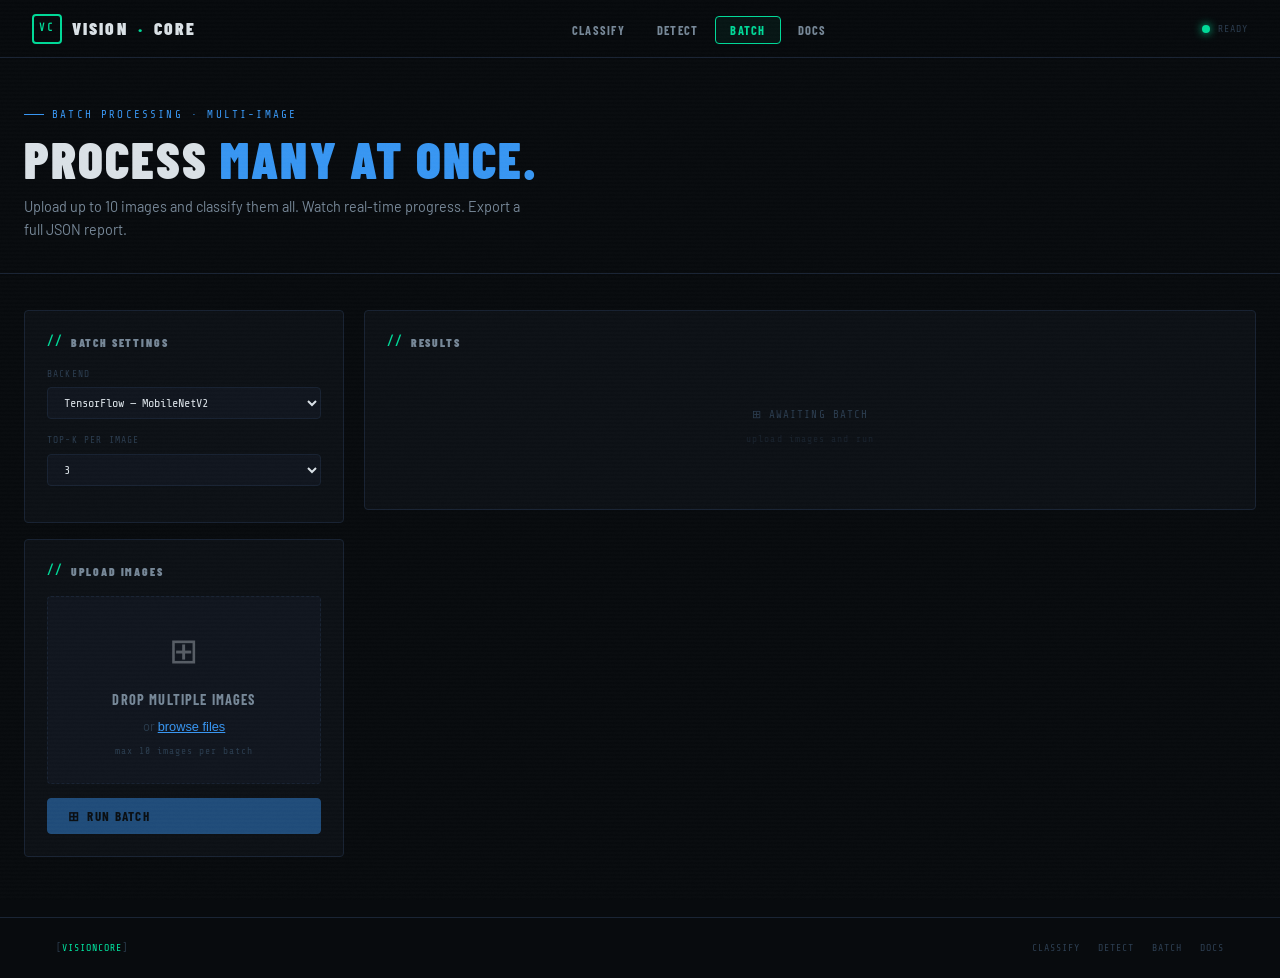
<file: frontend/batch.html>
<!DOCTYPE html>
<html lang="en">
<head>
  <meta charset="UTF-8"/><meta name="viewport" content="width=device-width,initial-scale=1.0"/>
  <title>VisionCore — Batch Processing</title>
  <link rel="stylesheet" href="css/style.css"/>
</head>
<body>
<canvas id="grain" style="position:fixed;inset:0;pointer-events:none;z-index:9989;"></canvas>
<nav class="navbar">
  <div class="navbar-brand"><div class="navbar-logo">VC</div>VISION<span class="dot">·</span>CORE</div>
  <ul class="navbar-nav">
    <li><a href="index.html">Classify</a></li>
    <li><a href="detect.html">Detect</a></li>
    <li><a href="batch.html" class="active">Batch</a></li>
    <li><a href="docs.html">Docs</a></li>
  </ul>
  <div style="display:flex;align-items:center;gap:8px;">
    <span class="status-dot status-dot--ready" id="sDot"></span>
    <span id="sLabel" style="font-family:var(--mono);font-size:.62rem;color:var(--text-lo);letter-spacing:.1em;">READY</span>
  </div>
</nav>
<div style="padding:48px 0 32px;border-bottom:1px solid var(--border);margin-bottom:36px;">
  <div class="container">
    <p style="font-family:var(--mono);font-size:.68rem;color:var(--accent3);letter-spacing:.2em;text-transform:uppercase;margin-bottom:10px;display:flex;align-items:center;gap:8px;"><span style="width:20px;height:1px;background:var(--accent3);display:inline-block;"></span>batch processing · multi-image</p>
    <h1 style="font-size:clamp(2rem,4vw,3.2rem);text-transform:uppercase;line-height:1;margin-bottom:10px;">Process <span style="color:var(--accent3);">many at once.</span></h1>
    <p style="color:var(--text-mid);font-size:.9rem;max-width:500px;">Upload up to 10 images and classify them all. Watch real-time progress. Export a full JSON report.</p>
  </div>
</div>
<main>
  <div class="container" style="padding-bottom:60px;">
    <div style="display:grid;grid-template-columns:320px 1fr;gap:20px;align-items:start;">
      <div>
        <div class="panel">
          <div class="panel-title">Batch Settings</div>
          <div class="ctrl-group">
            <label class="ctrl-label" for="bBackend">Backend</label>
            <select id="bBackend" class="ctrl-select">
              <option value="tensorflow">TensorFlow — MobileNetV2</option>
              <option value="torch">PyTorch — ResNet-50</option>
              <option value="opencv">OpenCV DNN — GoogLeNet</option>
            </select>
          </div>
          <div class="ctrl-group">
            <label class="ctrl-label" for="bTopK">Top-K per image</label>
            <select id="bTopK" class="ctrl-select">
              <option value="3" selected>3</option>
              <option value="5">5</option>
            </select>
          </div>
        </div>
        <div class="panel">
          <div class="panel-title">Upload Images</div>
          <div class="drop-zone" id="bDrop" style="min-height:130px;">
            <input type="file" id="bFileInput" accept="image/*" multiple hidden/>
            <div class="drop-inner">
              <div class="drop-icon">⊞</div>
              <p class="drop-label">DROP MULTIPLE IMAGES</p>
              <p class="drop-sub">or <button class="link-btn" id="bBrowseBtn" style="color:var(--accent3);">browse files</button></p>
              <p class="drop-formats">max 10 images per batch</p>
            </div>
          </div>
          <div id="fileQueue" class="hidden" style="margin-top:14px;">
            <div style="display:flex;justify-content:space-between;align-items:center;margin-bottom:8px;font-family:var(--mono);font-size:.62rem;color:var(--text-lo);text-transform:uppercase;letter-spacing:.1em;">
              <span id="qCount">0 files</span>
              <button id="clearQ" style="background:none;border:none;color:var(--danger);cursor:pointer;font-family:var(--mono);font-size:.62rem;letter-spacing:.08em;">CLEAR ALL</button>
            </div>
            <div id="fileList"></div>
          </div>
          <div id="bProgressWrap" class="hidden" style="margin:14px 0;">
            <div class="progress-track" style="margin-bottom:6px;"><div class="progress-fill" id="bFill"></div></div>
            <div style="display:flex;justify-content:space-between;font-family:var(--mono);font-size:.62rem;color:var(--text-lo);">
              <span id="bProgressText">Initialising…</span>
              <span id="bProgressPct">0%</span>
            </div>
          </div>
          <div style="margin-top:14px;display:flex;gap:10px;">
            <button class="btn" id="runBatch" disabled style="background:var(--accent3);border-color:var(--accent3);color:var(--bg);font-family:var(--cond);font-weight:700;font-size:.82rem;letter-spacing:.1em;padding:9px 20px;cursor:pointer;border-radius:var(--radius);flex:1;"><span>⊞</span> RUN BATCH</button>
            <button class="btn btn-outline btn-sm" id="exportBatch" style="display:none;">EXPORT JSON</button>
          </div>
        </div>
      </div>
      <div>
        <div class="panel">
          <div class="panel-title">Results <span id="rCount" style="margin-left:auto;font-family:var(--mono);font-size:.62rem;color:var(--text-lo);font-weight:400;"></span></div>
          <div id="bEmpty" class="result-empty">⊞ AWAITING BATCH<br/><span style="font-size:.6rem;opacity:.4;">upload images and run</span></div>
          <div class="results-grid hidden" id="rGrid"></div>
        </div>
      </div>
    </div>
  </div>
</main>
<footer class="footer">
  <div class="container" style="display:flex;justify-content:space-between;align-items:center;width:100%;">
    <div class="footer-left">[<span>VISIONCORE</span>]</div>
    <div class="footer-links"><a href="index.html">Classify</a><a href="detect.html">Detect</a><a href="batch.html">Batch</a><a href="docs.html">Docs</a></div>
  </div>
</footer>
<script src="js/app.js"></script>
<script>
'use strict';
const bDrop=document.getElementById('bDrop'),bFileInput=document.getElementById('bFileInput'),
  bBrowseBtn=document.getElementById('bBrowseBtn'),fileQueue=document.getElementById('fileQueue'),
  fileList=document.getElementById('fileList'),qCount=document.getElementById('qCount'),
  clearQ=document.getElementById('clearQ'),runBatch=document.getElementById('runBatch'),
  exportBatch=document.getElementById('exportBatch'),bProgressWrap=document.getElementById('bProgressWrap'),
  bFill=document.getElementById('bFill'),bProgressText=document.getElementById('bProgressText'),
  bProgressPct=document.getElementById('bProgressPct'),bEmpty=document.getElementById('bEmpty'),
  rGrid=document.getElementById('rGrid'),rCount=document.getElementById('rCount'),
  sDot=document.getElementById('sDot'),sLabel=document.getElementById('sLabel');
let entries=[],batchResults=[];

bBrowseBtn.onclick=e=>{e.stopPropagation();bFileInput.click();};
bDrop.onclick=()=>bFileInput.click();
bFileInput.onchange=e=>addFiles([...e.target.files]);
bDrop.ondragover=e=>{e.preventDefault();bDrop.classList.add('drag-over');};
bDrop.ondragleave=()=>bDrop.classList.remove('drag-over');
bDrop.ondrop=e=>{e.preventDefault();bDrop.classList.remove('drag-over');addFiles([...e.dataTransfer.files].filter(f=>f.type.startsWith('image/')));};
clearQ.onclick=()=>{entries.forEach(e=>URL.revokeObjectURL(e.url));entries=[];renderQueue();bFileInput.value='';};

function addFiles(files){
  const avail=10-entries.length;
  if(avail<=0){UI.toast('Max 10 files per batch','error');return;}
  files.slice(0,avail).forEach(f=>entries.push({file:f,url:URL.createObjectURL(f),id:Date.now()+Math.random()}));
  renderQueue();
}
function renderQueue(){
  if(!entries.length){fileQueue.classList.add('hidden');runBatch.disabled=true;return;}
  fileQueue.classList.remove('hidden');runBatch.disabled=false;
  qCount.textContent=`${entries.length} file${entries.length!==1?'s':''} queued`;
  fileList.innerHTML='';
  entries.forEach((e,i)=>{
    const d=document.createElement('div');d.className='file-item';d.id=`fi-${e.id}`;
    d.innerHTML=`<img class="file-thumb" src="${e.url}"/><span class="file-name">${e.file.name}</span><span class="file-size">${(e.file.size/1024).toFixed(0)} KB</span><span class="file-status" id="fs-${e.id}" style="color:var(--text-lo);">QUEUED</span><button class="file-remove" data-i="${i}">✕</button>`;
    fileList.appendChild(d);
  });
  fileList.querySelectorAll('.file-remove').forEach(btn=>btn.onclick=e=>{const i=parseInt(e.currentTarget.dataset.i);URL.revokeObjectURL(entries[i].url);entries.splice(i,1);renderQueue();});
}

runBatch.onclick=async()=>{
  if(!entries.length)return;
  const backend=document.getElementById('bBackend').value;
  const topK=parseInt(document.getElementById('bTopK').value);
  runBatch.disabled=true;runBatch.innerHTML='<span class="spinner"></span> PROCESSING…';
  bProgressWrap.classList.remove('hidden');bEmpty.classList.add('hidden');
  rGrid.innerHTML='';rGrid.classList.add('hidden');batchResults=[];
  setStatus('processing','PROCESSING');
  for(let i=0;i<entries.length;i++){
    const e=entries[i];
    const pct=Math.round(i/entries.length*100);
    bFill.style.width=pct+'%';bProgressText.textContent=`Processing ${e.file.name}…`;bProgressPct.textContent=pct+'%';
    const fsEl=document.getElementById(`fs-${e.id}`),fiEl=document.getElementById(`fi-${e.id}`);
    if(fsEl){fsEl.textContent='RUNNING';fsEl.style.color='var(--accent2)';}
    try{
      const data=await API.classify(e.file,backend,topK);
      batchResults.push({source:e.file.name,predictions:data.predictions||[],url:e.url,error:null});
      if(fsEl){fsEl.textContent='DONE';fsEl.style.color='var(--accent)';}
      if(fiEl)fiEl.classList.add('done');
    }catch(err){
      batchResults.push({source:e.file.name,predictions:[],url:e.url,error:err.message});
      if(fsEl){fsEl.textContent='ERROR';fsEl.style.color='var(--danger)';}
      if(fiEl)fiEl.classList.add('error');
    }
    await new Promise(r=>setTimeout(r,180+Math.random()*250));
  }
  bFill.style.width='100%';bProgressText.textContent=`Completed ${entries.length} images`;bProgressPct.textContent='100%';
  renderGrid(batchResults);
  runBatch.disabled=false;runBatch.innerHTML='<span>⊞</span> RUN BATCH';
  exportBatch.style.display='inline-flex';setStatus('done','DONE');
};

function renderGrid(results){
  rGrid.classList.remove('hidden');rCount.textContent=`${results.length} result${results.length!==1?'s':''}`;
  results.forEach((item,idx)=>{
    const card=document.createElement('div');card.className='result-card';card.style.animationDelay=`${idx*.05}s`;
    if(item.error){
      card.innerHTML=`<div style="height:120px;background:var(--bg);display:flex;align-items:center;justify-content:center;font-family:var(--mono);font-size:.62rem;color:var(--danger);">ERROR</div><div class="result-card-body"><div class="result-card-fname">${item.source}</div><div style="font-family:var(--mono);font-size:.68rem;color:var(--danger);">${item.error}</div></div>`;
    }else{
      const top=item.predictions[0]||{};
      const bars=(item.predictions||[]).slice(0,3).map(p=>`<div class="mini-bar-row"><span class="mini-bar-label">${p.label}</span><div class="mini-bar-track"><div class="mini-bar-fill" style="width:${(p.confidence*100).toFixed(0)}%"></div></div><span class="mini-bar-pct">${(p.confidence*100).toFixed(0)}%</span></div>`).join('');
      card.innerHTML=`<img class="result-card-img" src="${item.url}" loading="lazy"/><div class="result-card-body"><div class="result-card-fname">${item.source}</div><div class="result-card-top">${top.label||'—'}</div><div class="result-card-conf">${top.confidence?(top.confidence*100).toFixed(1)+'%':''}</div><div>${bars}</div></div>`;
    }
    rGrid.appendChild(card);
  });
}
exportBatch.onclick=()=>{const d=batchResults.map(({source,predictions,error})=>({source,predictions,error}));const a=document.createElement('a');a.href=URL.createObjectURL(new Blob([JSON.stringify(d,null,2)],{type:'application/json'}));a.download='batch_results.json';a.click();UI.toast(`Exported ${batchResults.length} results!`);};
function setStatus(s,t){sDot.className='status-dot';sDot.classList.add(`status-dot--${s}`);sLabel.textContent=t;}
</script>
</body>
</html>
</file>
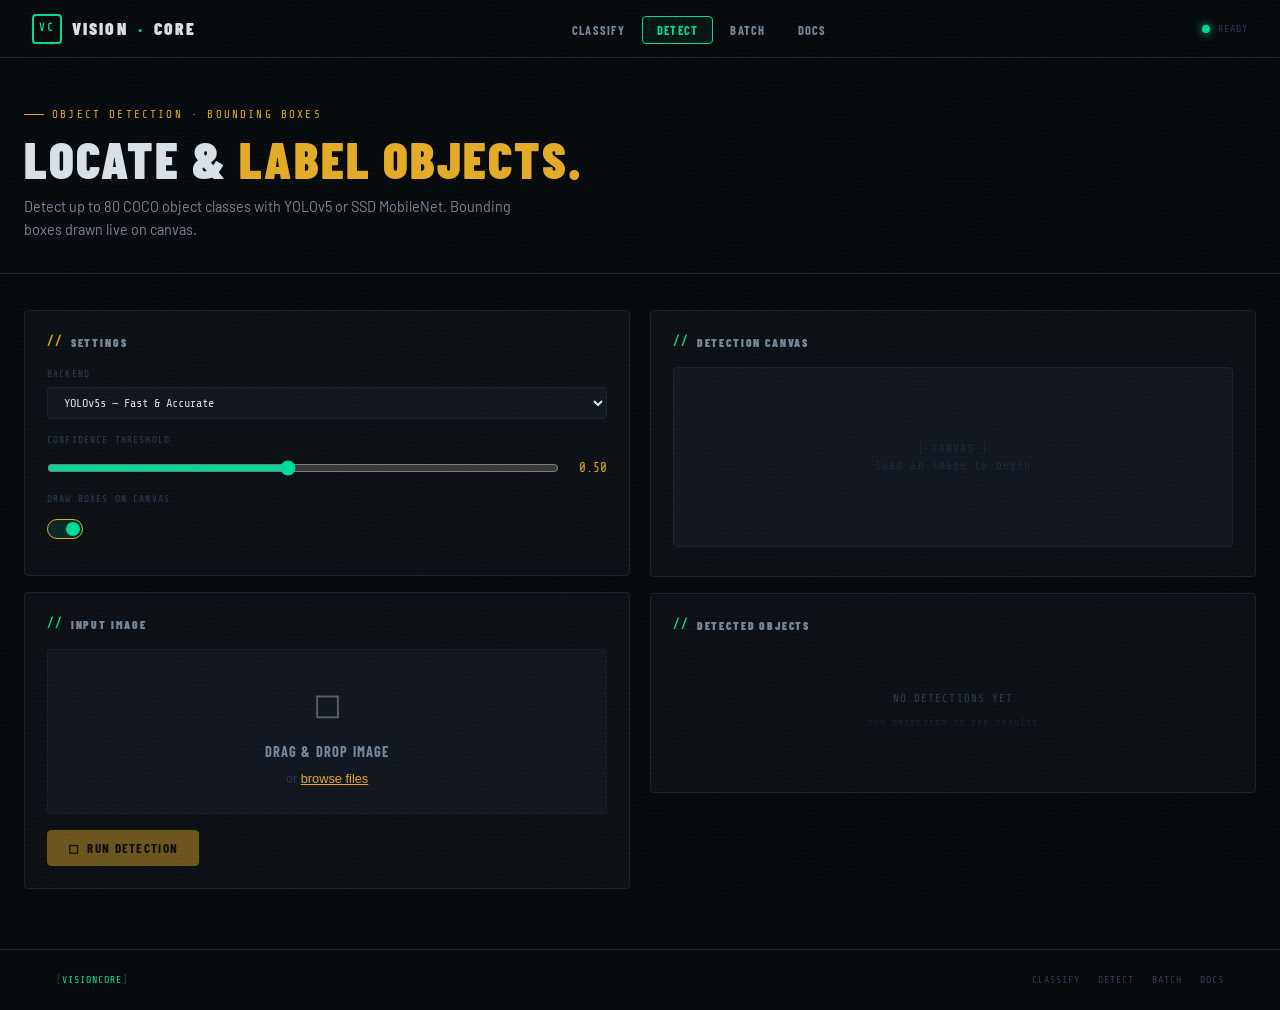
<file: frontend/detect.html>
<!DOCTYPE html>
<html lang="en">
<head>
  <meta charset="UTF-8"/><meta name="viewport" content="width=device-width,initial-scale=1.0"/>
  <title>VisionCore — Object Detection</title>
  <link rel="stylesheet" href="css/style.css"/>
</head>
<body>
<canvas id="grain" style="position:fixed;inset:0;pointer-events:none;z-index:9989;"></canvas>
<nav class="navbar">
  <div class="navbar-brand"><div class="navbar-logo">VC</div>VISION<span class="dot">·</span>CORE</div>
  <ul class="navbar-nav">
    <li><a href="index.html">Classify</a></li>
    <li><a href="detect.html" class="active">Detect</a></li>
    <li><a href="batch.html">Batch</a></li>
    <li><a href="docs.html">Docs</a></li>
  </ul>
  <div style="display:flex;align-items:center;gap:8px;">
    <span class="status-dot status-dot--ready" id="sDot"></span>
    <span id="sLabel" style="font-family:var(--mono);font-size:.62rem;color:var(--text-lo);letter-spacing:.1em;">READY</span>
  </div>
</nav>
<div style="padding:48px 0 32px;border-bottom:1px solid var(--border);margin-bottom:36px;">
  <div class="container">
    <p style="font-family:var(--mono);font-size:.68rem;color:var(--accent2);letter-spacing:.2em;text-transform:uppercase;margin-bottom:10px;display:flex;align-items:center;gap:8px;"><span style="width:20px;height:1px;background:var(--accent2);display:inline-block;"></span>object detection · bounding boxes</p>
    <h1 style="font-size:clamp(2rem,4vw,3.2rem);text-transform:uppercase;line-height:1;margin-bottom:10px;">Locate &amp; <span style="color:var(--accent2);">label objects.</span></h1>
    <p style="color:var(--text-mid);font-size:.9rem;max-width:500px;">Detect up to 80 COCO object classes with YOLOv5 or SSD MobileNet. Bounding boxes drawn live on canvas.</p>
  </div>
</div>
<main>
  <div class="container" style="padding-bottom:60px;">
    <div style="display:grid;grid-template-columns:1fr 1fr;gap:20px;align-items:start;">
      <div>
        <div class="panel">
          <div class="panel-title" style="--accent:var(--accent2);">Settings</div>
          <div class="ctrl-group">
            <label class="ctrl-label" for="detBackend">Backend</label>
            <select id="detBackend" class="ctrl-select">
              <option value="yolo">YOLOv5s — Fast &amp; Accurate</option>
              <option value="opencv">OpenCV SSD MobileNet v3</option>
            </select>
          </div>
          <div class="ctrl-group">
            <label class="ctrl-label">Confidence Threshold</label>
            <div class="range-row">
              <input type="range" id="confRange" min="10" max="95" value="50"/>
              <span id="confVal" style="font-family:var(--mono);font-size:.8rem;color:var(--accent2);min-width:36px;text-align:right;">0.50</span>
            </div>
          </div>
          <div class="ctrl-group">
            <label class="ctrl-label">Draw Boxes on Canvas</label>
            <label class="toggle" style="margin-top:6px;"><input type="checkbox" id="drawBoxes" checked/><span class="toggle-track" style="border-color:var(--accent2);"></span></label>
          </div>
        </div>
        <div class="panel">
          <div class="panel-title">Input Image</div>
          <div class="drop-zone" id="dropZone" style="border-color:var(--border);">
            <input type="file" id="fileInput" accept="image/*" hidden/>
            <div class="drop-inner">
              <div class="drop-icon">◻</div>
              <p class="drop-label">DRAG &amp; DROP IMAGE</p>
              <p class="drop-sub">or <button class="link-btn" id="browseBtn" style="color:var(--accent2);">browse files</button></p>
            </div>
          </div>
          <div style="margin-top:16px;display:flex;gap:10px;flex-wrap:wrap;">
            <button class="btn" id="detectBtn" disabled style="background:var(--accent2);border-color:var(--accent2);color:var(--bg);font-family:var(--cond);font-weight:700;font-size:.82rem;letter-spacing:.1em;padding:9px 20px;cursor:pointer;border-radius:var(--radius);">
              <span>◻</span> RUN DETECTION
            </button>
            <button class="btn btn-outline btn-sm" id="saveBtn" style="display:none;">SAVE IMAGE</button>
          </div>
        </div>
      </div>
      <div>
        <div class="panel">
          <div class="panel-title">Detection Canvas</div>
          <div class="canvas-wrap" id="canvasWrap">
            <div class="canvas-placeholder" id="canvasPlaceholder">[ CANVAS ]<br/>load an image to begin</div>
            <canvas id="detCanvas" class="hidden"></canvas>
          </div>
          <div style="margin-top:7px;font-family:var(--mono);font-size:.62rem;color:var(--text-lo);" id="canvasMeta"></div>
        </div>
        <div class="panel">
          <div class="panel-title">Detected Objects</div>
          <div id="detEmpty" class="result-empty">NO DETECTIONS YET<br/><span style="font-size:.6rem;opacity:.4;">run detection to see results</span></div>
          <div id="detResults" class="hidden">
            <div id="detSummary" style="display:flex;gap:22px;padding:14px 0;border-bottom:1px solid var(--border);margin-bottom:14px;"></div>
            <div id="detList"></div>
            <div style="margin-top:14px;display:flex;justify-content:flex-end;">
              <button class="btn btn-outline btn-sm" id="exportDetBtn">EXPORT JSON</button>
            </div>
          </div>
        </div>
      </div>
    </div>
  </div>
</main>
<footer class="footer">
  <div class="container" style="display:flex;justify-content:space-between;align-items:center;width:100%;">
    <div class="footer-left">[<span>VISIONCORE</span>]</div>
    <div class="footer-links"><a href="index.html">Classify</a><a href="detect.html">Detect</a><a href="batch.html">Batch</a><a href="docs.html">Docs</a></div>
  </div>
</footer>
<script src="js/app.js"></script>
<script>
'use strict';
const dropZone=document.getElementById('dropZone'),fileInput=document.getElementById('fileInput'),
  browseBtn=document.getElementById('browseBtn'),detectBtn=document.getElementById('detectBtn'),
  saveBtn=document.getElementById('saveBtn'),confRange=document.getElementById('confRange'),
  confVal=document.getElementById('confVal'),drawBoxes=document.getElementById('drawBoxes'),
  detBackend=document.getElementById('detBackend'),detCanvas=document.getElementById('detCanvas'),
  canvasPlaceholder=document.getElementById('canvasPlaceholder'),canvasMeta=document.getElementById('canvasMeta'),
  detEmpty=document.getElementById('detEmpty'),detResults=document.getElementById('detResults'),
  detSummary=document.getElementById('detSummary'),detList=document.getElementById('detList'),
  exportDetBtn=document.getElementById('exportDetBtn'),sDot=document.getElementById('sDot'),sLabel=document.getElementById('sLabel');
let loadedImg=null,lastDets=[];

confRange.oninput=()=>confVal.textContent=(confRange.value/100).toFixed(2);
browseBtn.onclick=e=>{e.stopPropagation();fileInput.click();};
dropZone.onclick=()=>fileInput.click();
fileInput.onchange=e=>{if(e.target.files[0])loadImgFile(e.target.files[0]);};
dropZone.ondragover=e=>{e.preventDefault();dropZone.classList.add('drag-over');};
dropZone.ondragleave=()=>dropZone.classList.remove('drag-over');
dropZone.ondrop=e=>{e.preventDefault();dropZone.classList.remove('drag-over');const f=e.dataTransfer.files[0];if(f&&f.type.startsWith('image/'))loadImgFile(f);};

function loadImgFile(file){
  const url=URL.createObjectURL(file);
  const img=new Image();
  img.onload=()=>{loadedImg=img;drawOnCanvas(img);detectBtn.disabled=false;canvasMeta.textContent=`${file.name} · ${img.naturalWidth}×${img.naturalHeight}`;setStatus('ready','READY');};
  img.src=url;
}
function drawOnCanvas(img){
  canvasPlaceholder.classList.add('hidden');detCanvas.classList.remove('hidden');
  const maxW=detCanvas.parentElement.clientWidth-2;
  const scale=Math.min(1,maxW/img.naturalWidth);
  detCanvas.width=img.naturalWidth*scale;detCanvas.height=img.naturalHeight*scale;
  detCanvas.getContext('2d').drawImage(img,0,0,detCanvas.width,detCanvas.height);
}

detectBtn.onclick=async()=>{
  if(!loadedImg)return;
  detectBtn.disabled=true;detectBtn.innerHTML='<span class="spinner"></span> DETECTING…';
  setStatus('processing','PROCESSING');
  const file=fileInput.files[0];
  const data=file?await API.detect(file,detBackend.value,confRange.value/100):API._mockDetect();
  lastDets=data.detections||[];
  if(drawBoxes.checked)UI.drawBBoxes(detCanvas,loadedImg,lastDets);
  renderDets(lastDets,data.backend||detBackend.value);
  saveBtn.style.display='inline-flex';
  detectBtn.disabled=false;detectBtn.innerHTML='<span>◻</span> RUN DETECTION';
  setStatus('done','DONE');
};

function renderDets(dets,backend){
  detEmpty.classList.add('hidden');detResults.classList.remove('hidden');
  const ms=dets[0]?.inference_ms||'—';
  detSummary.innerHTML=`
    <div style="text-align:center;"><div style="font-family:var(--cond);font-size:1.7rem;font-weight:900;color:var(--accent2);line-height:1;">${dets.length}</div><div style="font-family:var(--mono);font-size:.6rem;color:var(--text-lo);text-transform:uppercase;letter-spacing:.1em;margin-top:2px;">Objects Found</div></div>
    <div style="text-align:center;"><div style="font-family:var(--cond);font-size:1.7rem;font-weight:900;color:var(--accent2);line-height:1;">${ms}ms</div><div style="font-family:var(--mono);font-size:.6rem;color:var(--text-lo);text-transform:uppercase;letter-spacing:.1em;margin-top:2px;">Inference</div></div>`;
  UI.renderDetections(detList,dets);
}
saveBtn.onclick=()=>{const a=document.createElement('a');a.download='detected.png';a.href=detCanvas.toDataURL();a.click();UI.toast('Image saved!');};
exportDetBtn.onclick=()=>{if(!lastDets.length)return;const a=document.createElement('a');a.href=URL.createObjectURL(new Blob([JSON.stringify(lastDets,null,2)],{type:'application/json'}));a.download='detections.json';a.click();UI.toast('Exported!');};
function setStatus(s,t){sDot.className='status-dot';sDot.classList.add(`status-dot--${s}`);sLabel.textContent=t;}
</script>
</body>
</html>
</file>
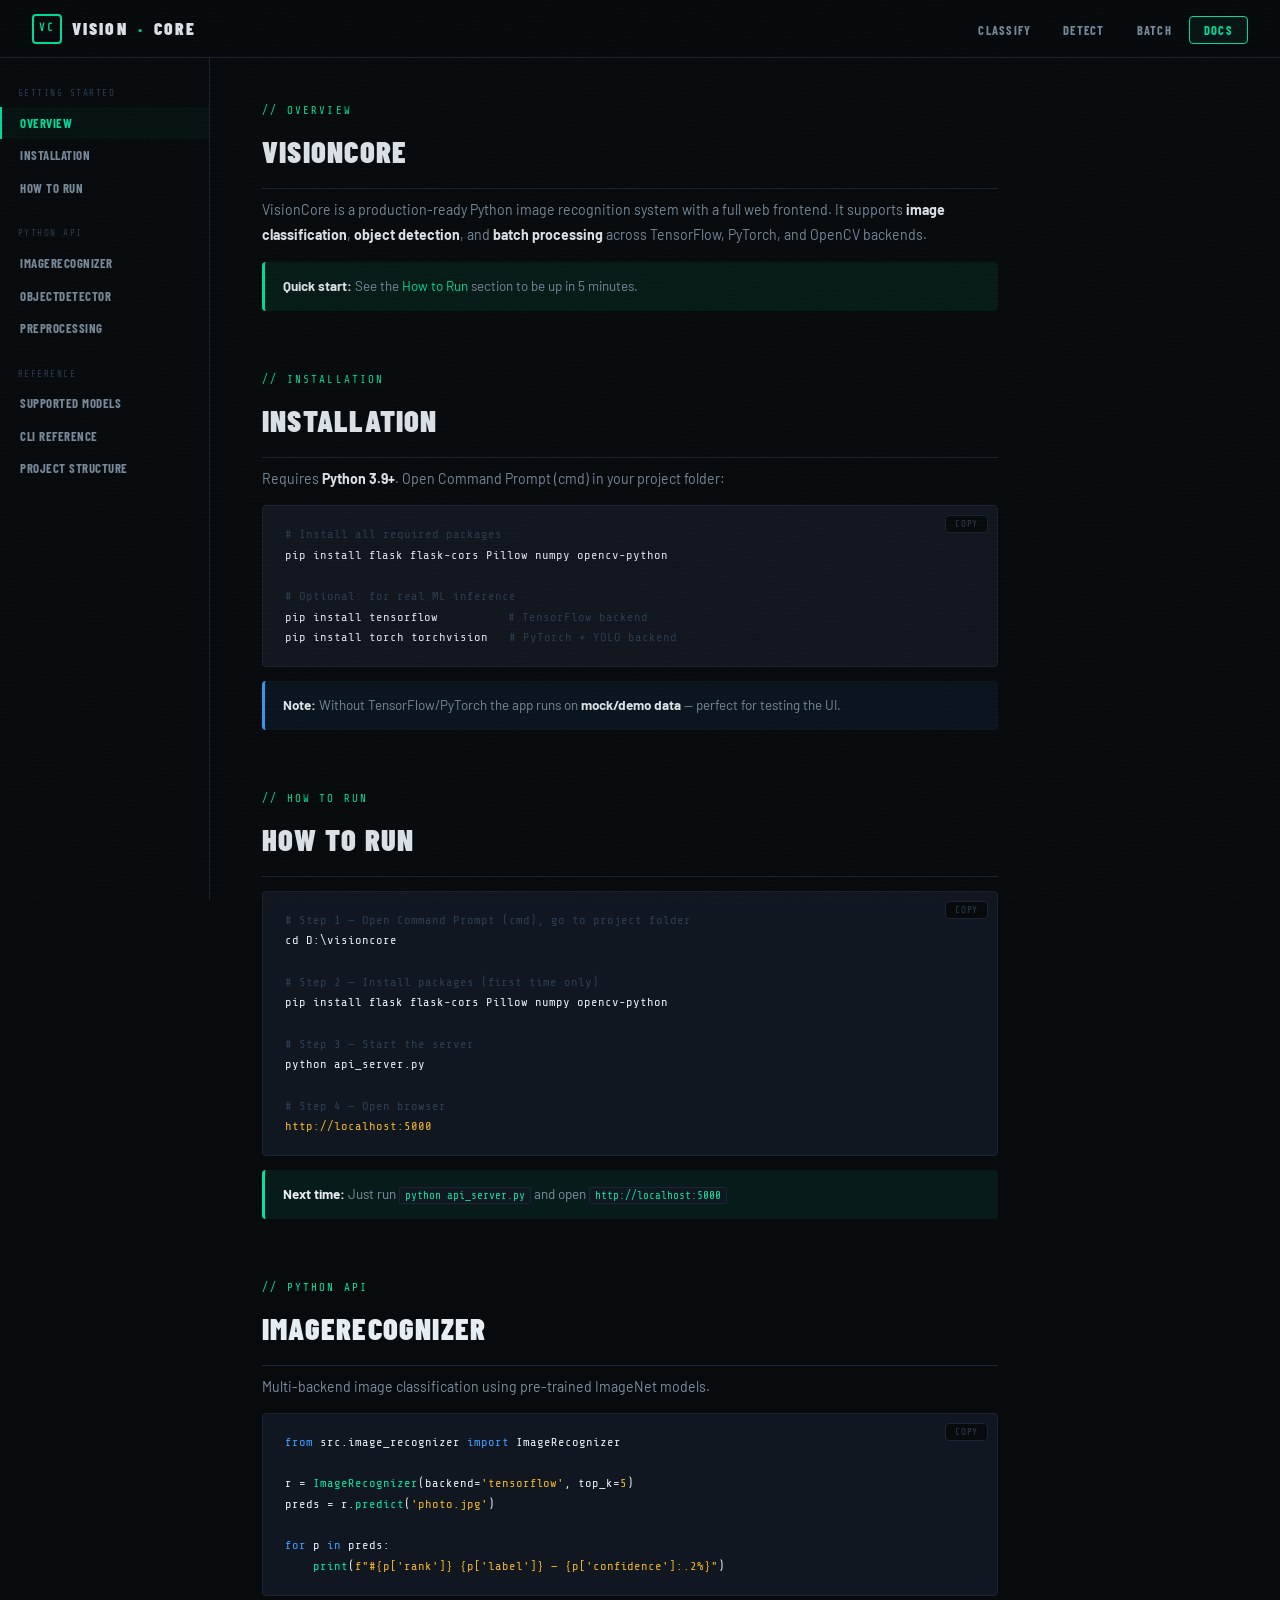
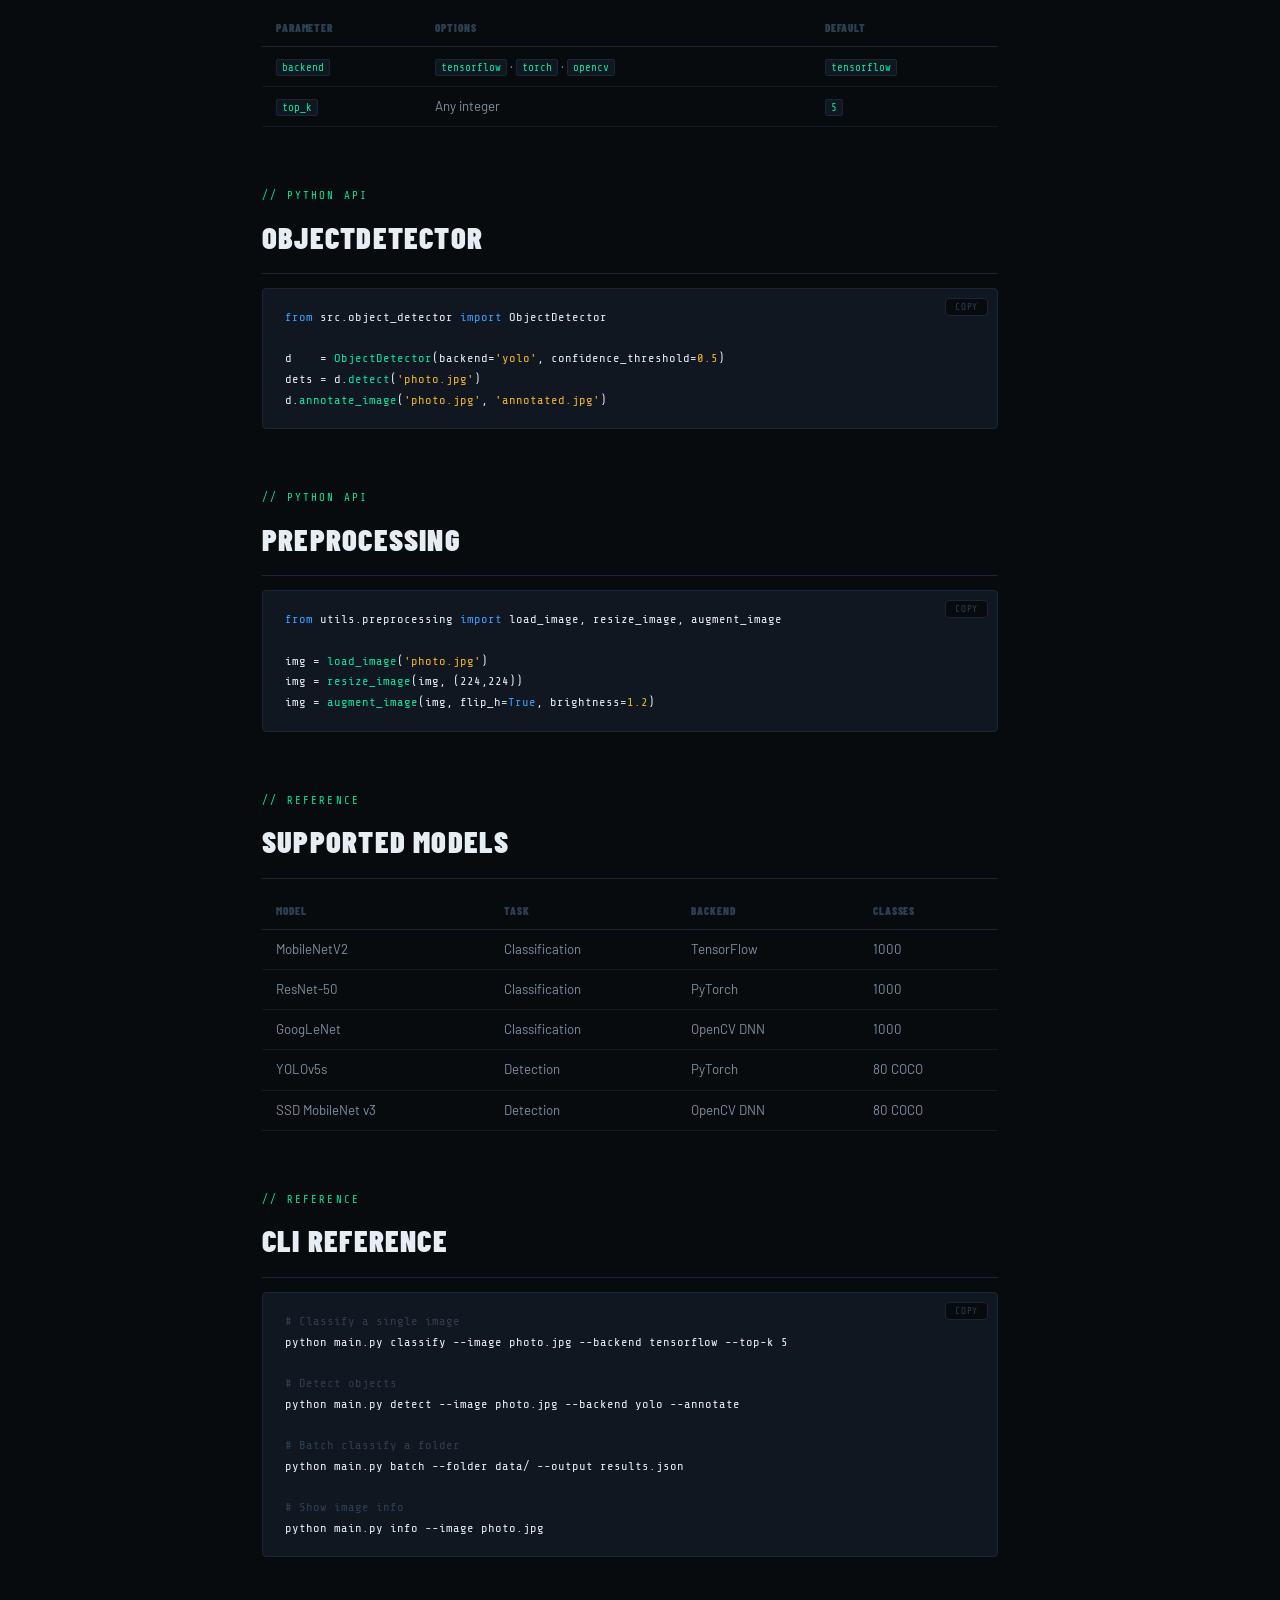
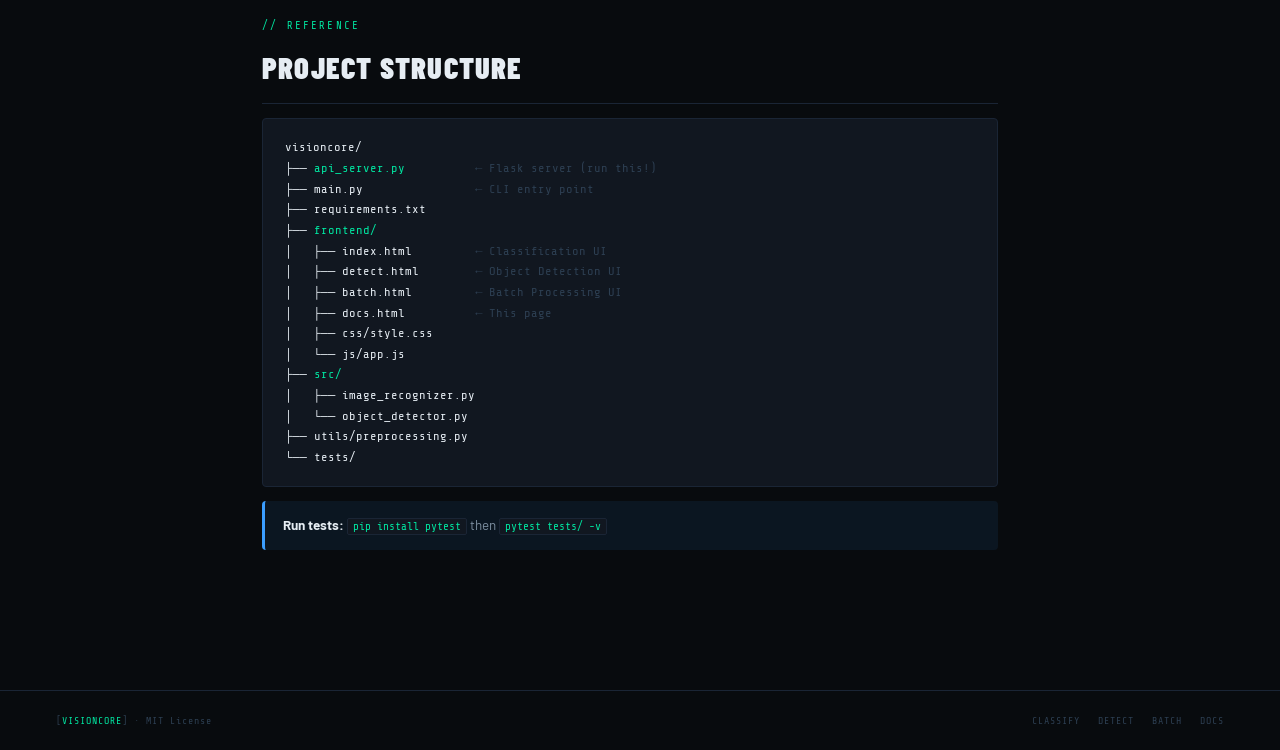
<file: frontend/docs.html>
<!DOCTYPE html>
<html lang="en">
<head>
  <meta charset="UTF-8"/><meta name="viewport" content="width=device-width,initial-scale=1.0"/>
  <title>VisionCore — Documentation</title>
  <link rel="stylesheet" href="css/style.css"/>
</head>
<body>
<canvas id="grain" style="position:fixed;inset:0;pointer-events:none;z-index:9989;"></canvas>
<nav class="navbar">
  <div class="navbar-brand"><div class="navbar-logo">VC</div>VISION<span class="dot">·</span>CORE</div>
  <ul class="navbar-nav">
    <li><a href="index.html">Classify</a></li>
    <li><a href="detect.html">Detect</a></li>
    <li><a href="batch.html">Batch</a></li>
    <li><a href="docs.html" class="active">Docs</a></li>
  </ul>
</nav>
<div class="docs-layout">
  <aside class="docs-sidebar">
    <div class="sidebar-section">
      <div class="sidebar-section-label">Getting Started</div>
      <a class="sidebar-link active" href="#overview">Overview</a>
      <a class="sidebar-link" href="#install">Installation</a>
      <a class="sidebar-link" href="#run">How to Run</a>
    </div>
    <div class="sidebar-section">
      <div class="sidebar-section-label">Python API</div>
      <a class="sidebar-link" href="#classify-api">ImageRecognizer</a>
      <a class="sidebar-link" href="#detect-api">ObjectDetector</a>
      <a class="sidebar-link" href="#preproc-api">Preprocessing</a>
    </div>
    <div class="sidebar-section">
      <div class="sidebar-section-label">Reference</div>
      <a class="sidebar-link" href="#models">Supported Models</a>
      <a class="sidebar-link" href="#cli">CLI Reference</a>
      <a class="sidebar-link" href="#structure">Project Structure</a>
    </div>
  </aside>
  <main class="docs-content">
    <section class="docs-section" id="overview">
      <div class="docs-eyebrow">// overview</div>
      <h2 class="docs-h2">VisionCore</h2>
      <p class="docs-p">VisionCore is a production-ready Python image recognition system with a full web frontend. It supports <strong style="color:var(--text-hi)">image classification</strong>, <strong style="color:var(--text-hi)">object detection</strong>, and <strong style="color:var(--text-hi)">batch processing</strong> across TensorFlow, PyTorch, and OpenCV backends.</p>
      <div class="alert alert-tip"><strong>Quick start:</strong> See the <a href="#run">How to Run</a> section to be up in 5 minutes.</div>
    </section>
    <section class="docs-section" id="install">
      <div class="docs-eyebrow">// installation</div>
      <h2 class="docs-h2">Installation</h2>
      <p class="docs-p">Requires <strong style="color:var(--text-hi)">Python 3.9+</strong>. Open Command Prompt (cmd) in your project folder:</p>
      <div class="code-block"><button class="copy-btn" onclick="copyCode(this)">COPY</button><pre><span class="cmt"># Install all required packages</span>
pip install flask flask-cors Pillow numpy opencv-python

<span class="cmt"># Optional: for real ML inference</span>
pip install tensorflow          <span class="cmt"># TensorFlow backend</span>
pip install torch torchvision   <span class="cmt"># PyTorch + YOLO backend</span></pre></div>
      <div class="alert alert-info"><strong>Note:</strong> Without TensorFlow/PyTorch the app runs on <strong>mock/demo data</strong> — perfect for testing the UI.</div>
    </section>
    <section class="docs-section" id="run">
      <div class="docs-eyebrow">// how to run</div>
      <h2 class="docs-h2">How to Run</h2>
      <div class="code-block"><button class="copy-btn" onclick="copyCode(this)">COPY</button><pre><span class="cmt"># Step 1 — Open Command Prompt (cmd), go to project folder</span>
cd D:\visioncore

<span class="cmt"># Step 2 — Install packages (first time only)</span>
pip install flask flask-cors Pillow numpy opencv-python

<span class="cmt"># Step 3 — Start the server</span>
python api_server.py

<span class="cmt"># Step 4 — Open browser</span>
<span class="str">http://localhost:5000</span></pre></div>
      <div class="alert alert-tip"><strong>Next time:</strong> Just run <code>python api_server.py</code> and open <code>http://localhost:5000</code></div>
    </section>
    <section class="docs-section" id="classify-api">
      <div class="docs-eyebrow">// python api</div>
      <h2 class="docs-h2">ImageRecognizer</h2>
      <p class="docs-p">Multi-backend image classification using pre-trained ImageNet models.</p>
      <div class="code-block"><button class="copy-btn" onclick="copyCode(this)">COPY</button><pre><span class="kw">from</span> src.image_recognizer <span class="kw">import</span> ImageRecognizer

r = <span class="fn">ImageRecognizer</span>(backend=<span class="str">'tensorflow'</span>, top_k=<span class="str">5</span>)
preds = r.<span class="fn">predict</span>(<span class="str">'photo.jpg'</span>)

<span class="kw">for</span> p <span class="kw">in</span> preds:
    <span class="fn">print</span>(<span class="str">f"#{p['rank']} {p['label']} — {p['confidence']:.2%}"</span>)</pre></div>
      <table class="docs-table">
        <thead><tr><th>Parameter</th><th>Options</th><th>Default</th></tr></thead>
        <tbody>
          <tr><td><code>backend</code></td><td><code>tensorflow</code> · <code>torch</code> · <code>opencv</code></td><td><code>tensorflow</code></td></tr>
          <tr><td><code>top_k</code></td><td>Any integer</td><td><code>5</code></td></tr>
        </tbody>
      </table>
    </section>
    <section class="docs-section" id="detect-api">
      <div class="docs-eyebrow">// python api</div>
      <h2 class="docs-h2">ObjectDetector</h2>
      <div class="code-block"><button class="copy-btn" onclick="copyCode(this)">COPY</button><pre><span class="kw">from</span> src.object_detector <span class="kw">import</span> ObjectDetector

d    = <span class="fn">ObjectDetector</span>(backend=<span class="str">'yolo'</span>, confidence_threshold=<span class="str">0.5</span>)
dets = d.<span class="fn">detect</span>(<span class="str">'photo.jpg'</span>)
d.<span class="fn">annotate_image</span>(<span class="str">'photo.jpg'</span>, <span class="str">'annotated.jpg'</span>)</pre></div>
    </section>
    <section class="docs-section" id="preproc-api">
      <div class="docs-eyebrow">// python api</div>
      <h2 class="docs-h2">Preprocessing</h2>
      <div class="code-block"><button class="copy-btn" onclick="copyCode(this)">COPY</button><pre><span class="kw">from</span> utils.preprocessing <span class="kw">import</span> load_image, resize_image, augment_image

img = <span class="fn">load_image</span>(<span class="str">'photo.jpg'</span>)
img = <span class="fn">resize_image</span>(img, (224,224))
img = <span class="fn">augment_image</span>(img, flip_h=<span class="kw">True</span>, brightness=<span class="str">1.2</span>)</pre></div>
    </section>
    <section class="docs-section" id="models">
      <div class="docs-eyebrow">// reference</div>
      <h2 class="docs-h2">Supported Models</h2>
      <table class="docs-table">
        <thead><tr><th>Model</th><th>Task</th><th>Backend</th><th>Classes</th></tr></thead>
        <tbody>
          <tr><td>MobileNetV2</td><td>Classification</td><td>TensorFlow</td><td>1000</td></tr>
          <tr><td>ResNet-50</td><td>Classification</td><td>PyTorch</td><td>1000</td></tr>
          <tr><td>GoogLeNet</td><td>Classification</td><td>OpenCV DNN</td><td>1000</td></tr>
          <tr><td>YOLOv5s</td><td>Detection</td><td>PyTorch</td><td>80 COCO</td></tr>
          <tr><td>SSD MobileNet v3</td><td>Detection</td><td>OpenCV DNN</td><td>80 COCO</td></tr>
        </tbody>
      </table>
    </section>
    <section class="docs-section" id="cli">
      <div class="docs-eyebrow">// reference</div>
      <h2 class="docs-h2">CLI Reference</h2>
      <div class="code-block"><button class="copy-btn" onclick="copyCode(this)">COPY</button><pre><span class="cmt"># Classify a single image</span>
python main.py classify --image photo.jpg --backend tensorflow --top-k 5

<span class="cmt"># Detect objects</span>
python main.py detect --image photo.jpg --backend yolo --annotate

<span class="cmt"># Batch classify a folder</span>
python main.py batch --folder data/ --output results.json

<span class="cmt"># Show image info</span>
python main.py info --image photo.jpg</pre></div>
    </section>
    <section class="docs-section" id="structure">
      <div class="docs-eyebrow">// reference</div>
      <h2 class="docs-h2">Project Structure</h2>
      <div class="code-block"><pre>visioncore/
├── <span class="fn">api_server.py</span>          <span class="cmt">← Flask server (run this!)</span>
├── main.py                <span class="cmt">← CLI entry point</span>
├── requirements.txt
├── <span class="fn">frontend/</span>
│   ├── index.html         <span class="cmt">← Classification UI</span>
│   ├── detect.html        <span class="cmt">← Object Detection UI</span>
│   ├── batch.html         <span class="cmt">← Batch Processing UI</span>
│   ├── docs.html          <span class="cmt">← This page</span>
│   ├── css/style.css
│   └── js/app.js
├── <span class="fn">src/</span>
│   ├── image_recognizer.py
│   └── object_detector.py
├── utils/preprocessing.py
└── tests/</pre></div>
      <div class="alert alert-info"><strong>Run tests:</strong> <code>pip install pytest</code> then <code>pytest tests/ -v</code></div>
    </section>
  </main>
</div>
<footer class="footer">
  <div class="container" style="display:flex;justify-content:space-between;align-items:center;width:100%;">
    <div class="footer-left">[<span>VISIONCORE</span>] · MIT License</div>
    <div class="footer-links"><a href="index.html">Classify</a><a href="detect.html">Detect</a><a href="batch.html">Batch</a><a href="docs.html">Docs</a></div>
  </div>
</footer>
<script src="js/app.js"></script>
<script>
const sections=document.querySelectorAll('.docs-section');
const links=document.querySelectorAll('.sidebar-link');
new IntersectionObserver(entries=>{entries.forEach(e=>{if(e.isIntersecting){links.forEach(l=>l.classList.remove('active'));const a=document.querySelector(`.sidebar-link[href="#${e.target.id}"]`);if(a)a.classList.add('active');}});},{rootMargin:'-30% 0px -60% 0px'}).observe(sections[0]||document.body);
sections.forEach(s=>new IntersectionObserver(entries=>{entries.forEach(e=>{if(e.isIntersecting){links.forEach(l=>l.classList.remove('active'));const a=document.querySelector(`.sidebar-link[href="#${e.target.id}"]`);if(a)a.classList.add('active');}});},{rootMargin:'-30% 0px -60% 0px'}).observe(s));
document.querySelectorAll('.sidebar-link').forEach(l=>l.addEventListener('click',e=>{e.preventDefault();document.getElementById(l.getAttribute('href').slice(1))?.scrollIntoView({behavior:'smooth'});}));
function copyCode(btn){const text=btn.closest('.code-block').querySelector('pre').textContent;navigator.clipboard.writeText(text).then(()=>{btn.textContent='COPIED!';setTimeout(()=>btn.textContent='COPY',1800);});}
</script>
</body>
</html>
</file>
<file: frontend/css/style.css>
/* VisionCore — Global Stylesheet | Dark Industrial Theme */

/* Try Google Fonts first, fallback to Bunny Fonts (privacy CDN) */
@import url('https://fonts.googleapis.com/css2?family=Share+Tech+Mono&family=Barlow:wght@300;400;600;700&family=Barlow+Condensed:wght@400;700;900&display=swap');

:root {
  /* Colors */
  --bg:         #080b0e;
  --bg-panel:   #0d1117;
  --bg-card:    #111720;
  --border:     #1a2535;
  --accent:     #00e5a0;
  --accent-dim: #00a870;
  --accent2:    #f0b429;
  --accent3:    #3b9eff;
  --danger:     #ff4d4d;
  --text-hi:    #e6edf3;
  --text-mid:   #7d8fa0;
  --text-lo:    #2d3f52;
  --glow:       0 0 20px rgba(0,229,160,0.18);
  --radius:     4px;

  /* Fonts — system fallbacks so it works offline too */
  --mono: 'Share Tech Mono', 'Courier New', Courier, monospace;
  --sans: 'Barlow', 'Segoe UI', Tahoma, Arial, sans-serif;
  --cond: 'Barlow Condensed', 'Arial Narrow', Arial, sans-serif;
}

/* ── Reset ────────────────────────────────────────────── */
*, *::before, *::after { box-sizing: border-box; margin: 0; padding: 0; }
html { scroll-behavior: smooth; }
body {
  background: var(--bg);
  color: var(--text-hi);
  font-family: var(--sans);
  font-size: 15px;
  line-height: 1.6;
  min-height: 100vh;
  overflow-x: hidden;
}

/* Scanlines overlay */
body::before {
  content: '';
  position: fixed; inset: 0;
  background: repeating-linear-gradient(
    0deg, transparent, transparent 2px,
    rgba(255,255,255,.013) 2px, rgba(255,255,255,.013) 4px
  );
  pointer-events: none;
  z-index: 9990;
}

h1,h2,h3,h4 { font-family: var(--cond); font-weight: 900; letter-spacing: .04em; }
code, .mono  { font-family: var(--mono); }
a { color: var(--accent); text-decoration: none; transition: color .2s; }
a:hover { color: var(--text-hi); }

.container { max-width: 1280px; margin: 0 auto; padding: 0 24px; }

/* ── Navbar ────────────────────────────────────────────── */
.navbar {
  position: sticky; top: 0; z-index: 200;
  background: rgba(8,11,14,.95);
  backdrop-filter: blur(16px);
  border-bottom: 1px solid var(--border);
  padding: 0 32px;
  display: flex; align-items: center; justify-content: space-between;
  height: 58px;
}
.navbar-brand {
  display: flex; align-items: center; gap: 10px;
  font-family: var(--cond); font-weight: 900; font-size: 1.1rem;
  letter-spacing: .12em; color: var(--text-hi); text-transform: uppercase;
}
.navbar-logo {
  width: 30px; height: 30px;
  border: 2px solid var(--accent); border-radius: var(--radius);
  display: flex; align-items: center; justify-content: center;
  font-family: var(--mono); font-size: .65rem; color: var(--accent);
}
.dot { color: var(--accent); }
.navbar-nav { display: flex; gap: 2px; list-style: none; }
.navbar-nav a {
  color: var(--text-mid); font-size: .78rem; letter-spacing: .1em;
  text-transform: uppercase; padding: 6px 14px; border-radius: var(--radius);
  transition: all .2s; border: 1px solid transparent;
  font-family: var(--cond); font-weight: 700;
}
.navbar-nav a:hover, .navbar-nav a.active {
  color: var(--accent); border-color: var(--accent);
  background: rgba(0,229,160,.06);
}
.status-dot {
  width: 8px; height: 8px; border-radius: 50%; background: var(--text-lo);
}
.status-dot--ready     { background: var(--accent);  box-shadow: 0 0 8px var(--accent); }
.status-dot--processing{ background: var(--accent2); box-shadow: 0 0 8px var(--accent2);
  animation: blink .6s ease-in-out infinite; }
.status-dot--done      { background: var(--accent3); box-shadow: 0 0 8px var(--accent3); }
@keyframes blink { 0%,100%{opacity:1} 50%{opacity:.2} }

/* ── Buttons ────────────────────────────────────────────── */
.btn {
  display: inline-flex; align-items: center; gap: 7px;
  padding: 9px 20px; border-radius: var(--radius);
  font-family: var(--cond); font-weight: 700; font-size: .82rem;
  letter-spacing: .1em; text-transform: uppercase;
  cursor: pointer; border: 1px solid transparent;
  transition: all .2s; white-space: nowrap;
}
.btn:disabled { opacity: .45; cursor: not-allowed; }
.btn-primary  { background: var(--accent); color: var(--bg); border-color: var(--accent); }
.btn-primary:hover:not(:disabled) { background: transparent; color: var(--accent); box-shadow: var(--glow); }
.btn-outline  { background: transparent; color: var(--text-mid); border-color: var(--border); }
.btn-outline:hover:not(:disabled) { color: var(--accent); border-color: var(--accent); }
.btn-sm { padding: 6px 14px; font-size: .75rem; }

/* ── Toggle ─────────────────────────────────────────────── */
.toggle { display: inline-flex; align-items: center; cursor: pointer; }
.toggle input { display: none; }
.toggle-track {
  width: 36px; height: 20px; background: var(--bg-card);
  border: 1px solid var(--border); border-radius: 10px;
  position: relative; transition: all .2s;
}
.toggle-track::after {
  content: ''; position: absolute; left: 2px; top: 2px;
  width: 14px; height: 14px; background: var(--text-lo);
  border-radius: 50%; transition: all .2s;
}
.toggle input:checked + .toggle-track { border-color: var(--accent); background: rgba(0,229,160,.12); }
.toggle input:checked + .toggle-track::after { left: 18px; background: var(--accent); }

/* ── Panels ─────────────────────────────────────────────── */
.panel {
  background: var(--bg-panel); border: 1px solid var(--border);
  border-radius: var(--radius); padding: 22px; margin-bottom: 16px;
}
.panel:last-child { margin-bottom: 0; }
.panel-title {
  font-family: var(--cond); font-size: .72rem; font-weight: 900;
  letter-spacing: .16em; color: var(--text-mid); text-transform: uppercase;
  margin-bottom: 16px; display: flex; align-items: center; gap: 8px;
}
.panel-title::before { content: '//'; color: var(--accent); font-family: var(--mono); }

/* ── Form controls ──────────────────────────────────────── */
.ctrl-group { display: flex; flex-direction: column; gap: 5px; margin-bottom: 14px; }
.ctrl-label {
  font-family: var(--mono); font-size: .6rem; color: var(--text-lo);
  text-transform: uppercase; letter-spacing: .12em;
}
.ctrl-select {
  background: var(--bg-card); border: 1px solid var(--border);
  color: var(--text-hi); padding: 7px 12px; border-radius: var(--radius);
  font-family: var(--mono); font-size: .75rem; cursor: pointer;
  transition: border-color .2s; width: 100%;
}
.ctrl-select:focus { border-color: var(--accent); outline: none; }
.range-row { display: flex; align-items: center; gap: 12px; margin-top: 4px; }
input[type=range] { flex: 1; accent-color: var(--accent); cursor: pointer; }
.range-val { font-family: var(--mono); font-size: .8rem; color: var(--accent); min-width: 36px; text-align: right; }

/* ── Drop zone ──────────────────────────────────────────── */
.drop-zone {
  border: 1px dashed var(--border); border-radius: var(--radius);
  min-height: 160px; display: flex; align-items: center; justify-content: center;
  cursor: pointer; transition: all .2s; background: var(--bg-card);
}
.drop-zone:hover, .drop-zone.drag-over {
  border-color: var(--accent); background: rgba(0,229,160,.04); box-shadow: var(--glow);
}
.drop-inner { text-align: center; padding: 24px; pointer-events: none; }
.drop-icon  { font-size: 2.2rem; margin-bottom: 10px; opacity: .35; }
.drop-label { font-family: var(--cond); font-size: .9rem; font-weight: 700;
  letter-spacing: .08em; color: var(--text-mid); margin-bottom: 5px; }
.drop-sub   { font-size: .8rem; color: var(--text-lo); }
.link-btn   { background: none; border: none; color: var(--accent);
  cursor: pointer; font-size: .8rem; text-decoration: underline; pointer-events: all; }
.drop-formats { font-family: var(--mono); font-size: .6rem; color: var(--text-lo);
  margin-top: 8px; letter-spacing: .1em; }

/* Preview */
.preview-area {
  position: relative; background: var(--bg-card); border: 1px solid var(--border);
  border-radius: var(--radius); min-height: 160px; overflow: hidden;
  display: flex; align-items: center; justify-content: center;
}
.preview-area img { max-width: 100%; max-height: 340px; display: block; }
.preview-clear {
  position: absolute; top: 8px; right: 8px;
  background: rgba(8,11,14,.9); border: 1px solid var(--border);
  color: var(--text-mid); width: 26px; height: 26px;
  border-radius: var(--radius); cursor: pointer; font-size: .85rem;
  display: flex; align-items: center; justify-content: center; transition: all .2s;
}
.preview-clear:hover { border-color: var(--danger); color: var(--danger); }
.image-meta { font-family: var(--mono); font-size: .62rem; color: var(--text-lo); margin-top: 7px; }

/* URL row */
.url-row { display: flex; margin-top: 14px; }
.url-prefix {
  background: var(--bg-card); border: 1px solid var(--border); border-right: none;
  padding: 7px 10px; font-family: var(--mono); font-size: .68rem; color: var(--accent);
  border-radius: var(--radius) 0 0 var(--radius); white-space: nowrap;
  display: flex; align-items: center;
}
.url-input {
  flex: 1; background: var(--bg-card); border: 1px solid var(--border);
  border-right: none; color: var(--text-hi); padding: 7px 10px;
  font-family: var(--mono); font-size: .72rem; outline: none; transition: border-color .2s;
}
.url-input:focus { border-color: var(--accent); }
.url-input::placeholder { color: var(--text-lo); }
.url-input + .btn { border-radius: 0 var(--radius) var(--radius) 0; border-left: none; }

/* Analyse row */
.analyse-row { margin-top: 18px; display: flex; align-items: center; gap: 14px; }
.analyse-hint { font-family: var(--mono); font-size: .68rem; color: var(--text-lo); }

/* ── Results ─────────────────────────────────────────────── */
.prediction-item {
  display: flex; align-items: center; gap: 14px;
  padding: 10px 0; border-bottom: 1px solid var(--border);
}
.prediction-item:last-child { border-bottom: none; }
.pred-rank  { font-family: var(--mono); font-size: .62rem; color: var(--text-lo); width: 18px; flex-shrink: 0; }
.pred-label { flex: 1; font-size: .88rem; color: var(--text-hi); }
.pred-bar-wrap { width: 120px; height: 3px; background: var(--border); border-radius: 2px; flex-shrink: 0; overflow: hidden; }
.pred-bar { height: 100%; background: var(--accent); border-radius: 2px; transition: width .7s cubic-bezier(.22,.68,0,1.2); }
.prediction-item:nth-child(2) .pred-bar { background: var(--accent2); }
.prediction-item:nth-child(3) .pred-bar { background: var(--accent3); }
.pred-conf { font-family: var(--mono); font-size: .72rem; color: var(--accent); width: 42px; text-align: right; flex-shrink: 0; }
.prediction-item:nth-child(2) .pred-conf { color: var(--accent2); }
.prediction-item:nth-child(3) .pred-conf { color: var(--accent3); }

/* Spotlight ring */
.spotlight { position: relative; display: flex; align-items: center; justify-content: center; padding: 16px 0; margin-bottom: 16px; }
.spotlight-ring { width: 116px; height: 116px; flex-shrink: 0; }
.spotlight-info { position: absolute; text-align: center; }
.spotlight-conf  { font-family: var(--mono); font-size: 1.1rem; color: var(--accent); }
.spotlight-label { font-family: var(--cond); font-size: .82rem; font-weight: 900;
  text-transform: uppercase; color: var(--text-hi); max-width: 88px;
  word-break: break-word; line-height: 1.2; margin-top: 3px; }
.result-meta { display: flex; align-items: center; gap: 10px; margin-bottom: 16px; flex-wrap: wrap; }

/* Detection items */
.detection-item {
  display: grid; grid-template-columns: auto 1fr auto auto;
  align-items: center; gap: 10px; padding: 9px 12px;
  border: 1px solid var(--border); border-radius: var(--radius);
  margin-bottom: 7px; background: var(--bg-card); transition: border-color .2s;
}
.detection-item:hover { border-color: var(--accent-dim); }
.det-icon { width: 30px; height: 30px; background: rgba(0,229,160,.08);
  border: 1px solid var(--accent-dim); border-radius: var(--radius);
  display: flex; align-items: center; justify-content: center; font-size: .85rem; }
.det-label { font-size: .85rem; font-weight: 600; }
.det-conf  { font-family: var(--mono); font-size: .68rem; color: var(--accent); }
.det-bbox  { font-family: var(--mono); font-size: .58rem; color: var(--text-lo); text-align: right; }

/* Canvas */
.canvas-wrap {
  position: relative; background: var(--bg-card); border: 1px solid var(--border);
  border-radius: var(--radius); min-height: 180px;
  display: flex; align-items: center; justify-content: center; overflow: hidden;
}
.canvas-wrap canvas { max-width: 100%; max-height: 400px; display: block; }
.canvas-placeholder { color: var(--text-lo); font-family: var(--mono); font-size: .68rem;
  letter-spacing: .1em; text-align: center; padding: 60px 20px; opacity: .5; }

/* Badges */
.badge {
  display: inline-flex; align-items: center; gap: 5px;
  padding: 3px 9px; border-radius: 2px;
  font-family: var(--mono); font-size: .58rem;
  letter-spacing: .1em; text-transform: uppercase;
}
.badge::before { content: '●'; font-size: .45rem; }
.badge-success { background: rgba(0,229,160,.1);  color: var(--accent);  border: 1px solid var(--accent-dim); }
.badge-warn    { background: rgba(240,180,41,.1);  color: var(--accent2); border: 1px solid var(--accent2); }
.badge-info    { background: rgba(59,158,255,.1);  color: var(--accent3); border: 1px solid var(--accent3); }
.badge-danger  { background: rgba(255,77,77,.1);   color: var(--danger);  border: 1px solid var(--danger); }

/* Spinner */
.spinner {
  display: inline-block; width: 14px; height: 14px;
  border: 2px solid var(--border); border-top-color: var(--accent);
  border-radius: 50%; animation: spin .7s linear infinite;
}
@keyframes spin { to { transform: rotate(360deg); } }

/* Progress bar */
.progress-track { height: 3px; background: var(--border); border-radius: 2px; overflow: hidden; }
.progress-fill  { height: 100%; background: linear-gradient(90deg, var(--accent-dim), var(--accent));
  border-radius: 2px; transition: width .3s ease; width: 0%; }

/* File items (batch) */
.file-item {
  display: flex; align-items: center; gap: 10px; padding: 8px 10px;
  background: var(--bg-card); border: 1px solid var(--border);
  border-radius: var(--radius); margin-bottom: 5px; transition: border-color .2s;
}
.file-item.done  { border-color: rgba(0,229,160,.35); }
.file-item.error { border-color: rgba(255,77,77,.35); }
.file-thumb { width: 34px; height: 34px; object-fit: cover; border-radius: 2px;
  background: var(--bg); border: 1px solid var(--border); flex-shrink: 0; }
.file-name  { flex: 1; font-size: .78rem; overflow: hidden; white-space: nowrap; text-overflow: ellipsis; }
.file-size  { font-family: var(--mono); font-size: .62rem; color: var(--text-lo); flex-shrink: 0; }
.file-status{ font-family: var(--mono); font-size: .62rem; flex-shrink: 0; min-width: 55px; text-align: right; }
.file-remove{ background: none; border: none; color: var(--text-lo);
  cursor: pointer; font-size: .82rem; padding: 2px 4px; transition: color .2s; flex-shrink: 0; }
.file-remove:hover { color: var(--danger); }

/* Results grid (batch) */
.results-grid { display: grid; grid-template-columns: repeat(auto-fill,minmax(240px,1fr)); gap: 14px; }
.result-card {
  background: var(--bg-card); border: 1px solid var(--border);
  border-radius: var(--radius); overflow: hidden; transition: all .2s;
  animation: fadeIn .3s ease;
}
.result-card:hover { border-color: var(--accent); transform: translateY(-2px); }
.result-card-img    { width: 100%; height: 130px; object-fit: cover; display: block; background: var(--bg); }
.result-card-body   { padding: 11px; }
.result-card-fname  { font-family: var(--mono); font-size: .62rem; color: var(--text-lo);
  margin-bottom: 7px; overflow: hidden; white-space: nowrap; text-overflow: ellipsis; }
.result-card-top    { font-family: var(--cond); font-size: .95rem; font-weight: 900;
  color: var(--text-hi); text-transform: uppercase; margin-bottom: 3px; }
.result-card-conf   { font-family: var(--mono); font-size: .75rem; color: var(--accent3); margin-bottom: 8px; }
.mini-bar-row       { display: flex; align-items: center; gap: 6px; margin-bottom: 3px; }
.mini-bar-label     { font-size: .68rem; color: var(--text-mid); flex: 1; overflow: hidden; white-space: nowrap; text-overflow: ellipsis; }
.mini-bar-track     { width: 52px; height: 2px; background: var(--border); border-radius: 2px; flex-shrink: 0; }
.mini-bar-fill      { height: 100%; background: var(--accent3); border-radius: 2px; transition: width .5s ease; }
.mini-bar-pct       { font-family: var(--mono); font-size: .58rem; color: var(--text-lo); width: 28px; text-align: right; flex-shrink: 0; }

/* Docs */
.docs-layout { display: grid; grid-template-columns: 210px 1fr; min-height: calc(100vh - 58px); }
.docs-sidebar { border-right: 1px solid var(--border); padding: 28px 0; position: sticky;
  top: 58px; height: calc(100vh - 58px); overflow-y: auto; }
.sidebar-section { margin-bottom: 22px; }
.sidebar-section-label { font-family: var(--mono); font-size: .58rem; color: var(--text-lo);
  text-transform: uppercase; letter-spacing: .16em; padding: 0 18px; margin-bottom: 6px; }
.sidebar-link { display: block; padding: 6px 18px; font-size: .8rem; color: var(--text-mid);
  transition: all .2s; border-left: 2px solid transparent;
  font-family: var(--cond); font-weight: 700; letter-spacing: .04em; text-transform: uppercase; }
.sidebar-link:hover { color: var(--text-hi); background: rgba(255,255,255,.02); }
.sidebar-link.active { color: var(--accent); border-left-color: var(--accent); background: rgba(0,229,160,.04); }
.docs-content { padding: 44px 52px 80px; max-width: 840px; }
.docs-section { margin-bottom: 60px; scroll-margin-top: 80px; }
.docs-eyebrow { font-family: var(--mono); font-size: .68rem; color: var(--accent);
  letter-spacing: .2em; text-transform: uppercase; margin-bottom: 8px; }
.docs-h2 { font-size: clamp(1.4rem,2.5vw,1.9rem); text-transform: uppercase;
  color: var(--text-hi); margin-bottom: 8px;
  padding-bottom: 12px; border-bottom: 1px solid var(--border); }
.docs-h3 { font-family: var(--cond); font-size: .95rem; font-weight: 900;
  text-transform: uppercase; color: var(--text-hi); margin: 24px 0 8px; letter-spacing: .06em; }
.docs-p { color: var(--text-mid); line-height: 1.8; font-size: .88rem; margin-bottom: 12px; }
.code-block { background: var(--bg-card); border: 1px solid var(--border);
  border-radius: var(--radius); padding: 18px 22px; margin: 14px 0; overflow-x: auto; position: relative; }
.code-block pre { font-family: var(--mono); font-size: .76rem; line-height: 1.7;
  color: var(--text-hi); white-space: pre; margin: 0; }
.kw  { color: var(--accent3); }
.str { color: var(--accent2); }
.cmt { color: var(--text-lo); }
.fn  { color: var(--accent);  }
.copy-btn { position: absolute; top: 9px; right: 9px; background: var(--bg);
  border: 1px solid var(--border); color: var(--text-lo); font-family: var(--mono);
  font-size: .58rem; padding: 3px 9px; border-radius: var(--radius);
  cursor: pointer; letter-spacing: .08em; transition: all .2s; }
.copy-btn:hover { border-color: var(--accent); color: var(--accent); }
code { font-family: var(--mono); font-size: .82em; background: var(--bg-card);
  border: 1px solid var(--border); border-radius: 2px; padding: 1px 5px; color: var(--accent); }
.docs-table { width: 100%; border-collapse: collapse; margin: 14px 0; font-size: .83rem; }
.docs-table th { font-family: var(--cond); font-weight: 900; text-transform: uppercase;
  font-size: .7rem; letter-spacing: .08em; color: var(--text-lo);
  padding: 9px 14px; border-bottom: 1px solid var(--border); text-align: left; }
.docs-table td { padding: 9px 14px; border-bottom: 1px solid rgba(26,37,53,.6); color: var(--text-mid); }
.docs-table tr:hover td { background: rgba(255,255,255,.02); }
.alert { padding: 13px 18px; border-radius: var(--radius); margin: 14px 0;
  font-size: .84rem; line-height: 1.7; border-left: 3px solid; }
.alert-info { background: rgba(59,158,255,.08); border-color: var(--accent3); color: var(--text-mid); }
.alert-tip  { background: rgba(0,229,160,.08);  border-color: var(--accent);  color: var(--text-mid); }
.alert-warn { background: rgba(240,180,41,.08); border-color: var(--accent2); color: var(--text-mid); }
.alert strong { color: var(--text-hi); }

/* ── Toast ───────────────────────────────────────────────── */
.toast {
  position: fixed; bottom: 22px; right: 22px; z-index: 9999;
  background: var(--bg-card); border: 1px solid var(--border);
  border-left: 3px solid var(--accent);
  padding: 11px 18px; border-radius: var(--radius);
  font-family: var(--mono); font-size: .72rem; color: var(--text-hi);
  max-width: 300px; animation: fadeIn .3s ease;
  box-shadow: 0 8px 30px rgba(0,0,0,.5);
}
.toast.error { border-left-color: var(--danger); }

/* ── Footer ──────────────────────────────────────────────── */
.footer { border-top: 1px solid var(--border); padding: 22px 32px;
  display: flex; align-items: center; justify-content: space-between; }
.footer-left { font-family: var(--mono); font-size: .62rem; color: var(--text-lo); letter-spacing: .1em; }
.footer-left span { color: var(--accent); }
.footer-links { display: flex; gap: 18px; }
.footer-links a { font-family: var(--mono); font-size: .62rem; color: var(--text-lo);
  letter-spacing: .1em; text-transform: uppercase; transition: color .2s; }
.footer-links a:hover { color: var(--accent); }

/* ── Utilities ───────────────────────────────────────────── */
.hidden   { display: none !important; }
.text-lo  { color: var(--text-lo); }
.text-mid { color: var(--text-mid); }
.text-mono{ font-family: var(--mono); font-size: .78rem; }
.result-empty { text-align: center; padding: 36px 0;
  font-family: var(--mono); font-size: .68rem; color: var(--text-lo); letter-spacing: .1em; line-height: 2.2; }
@keyframes fadeIn { from{opacity:0;transform:translateY(7px)} to{opacity:1;transform:translateY(0)} }
.fade-in { animation: fadeIn .35s ease forwards; }

/* ── Responsive ──────────────────────────────────────────── */
@media(max-width:960px) {
  .navbar-nav { display: none; }
  .docs-layout { grid-template-columns: 1fr; }
  .docs-sidebar { display: none; }
  .docs-content { padding: 28px 18px 60px; }
}
</file>
